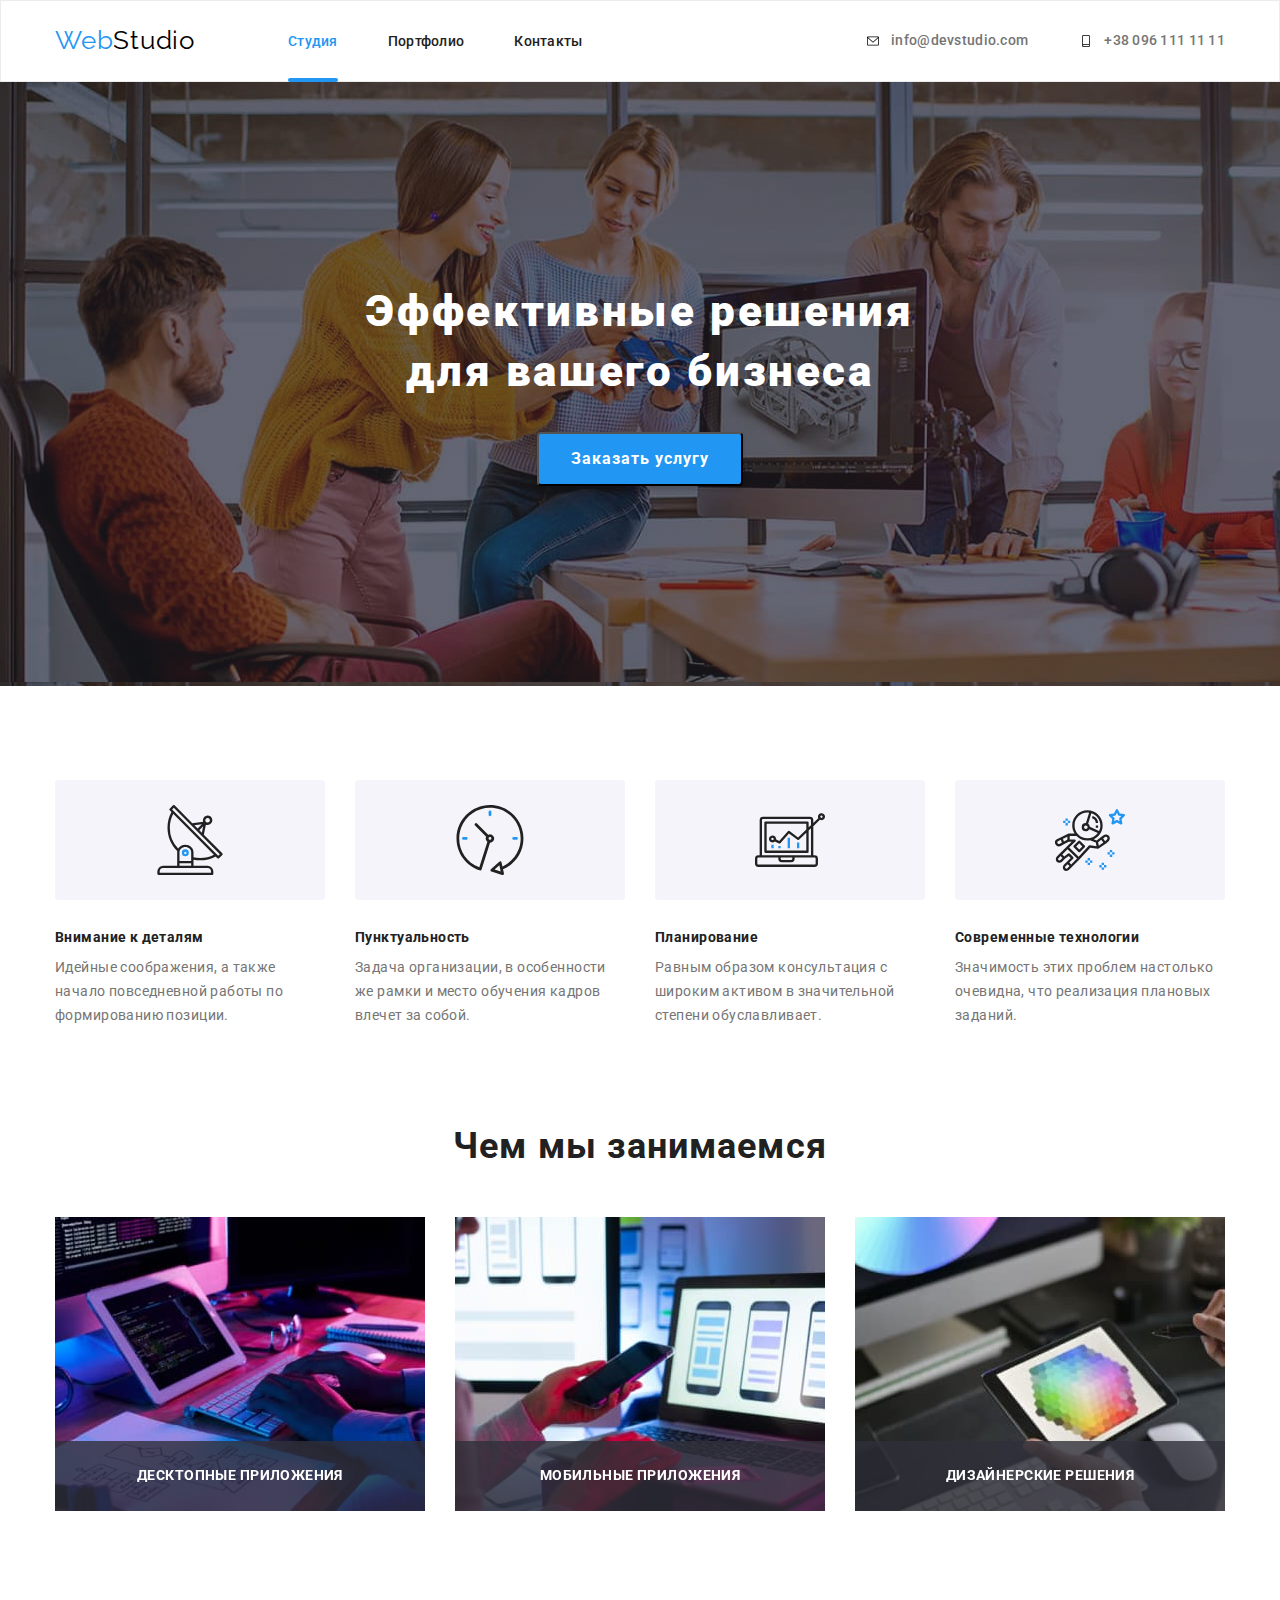
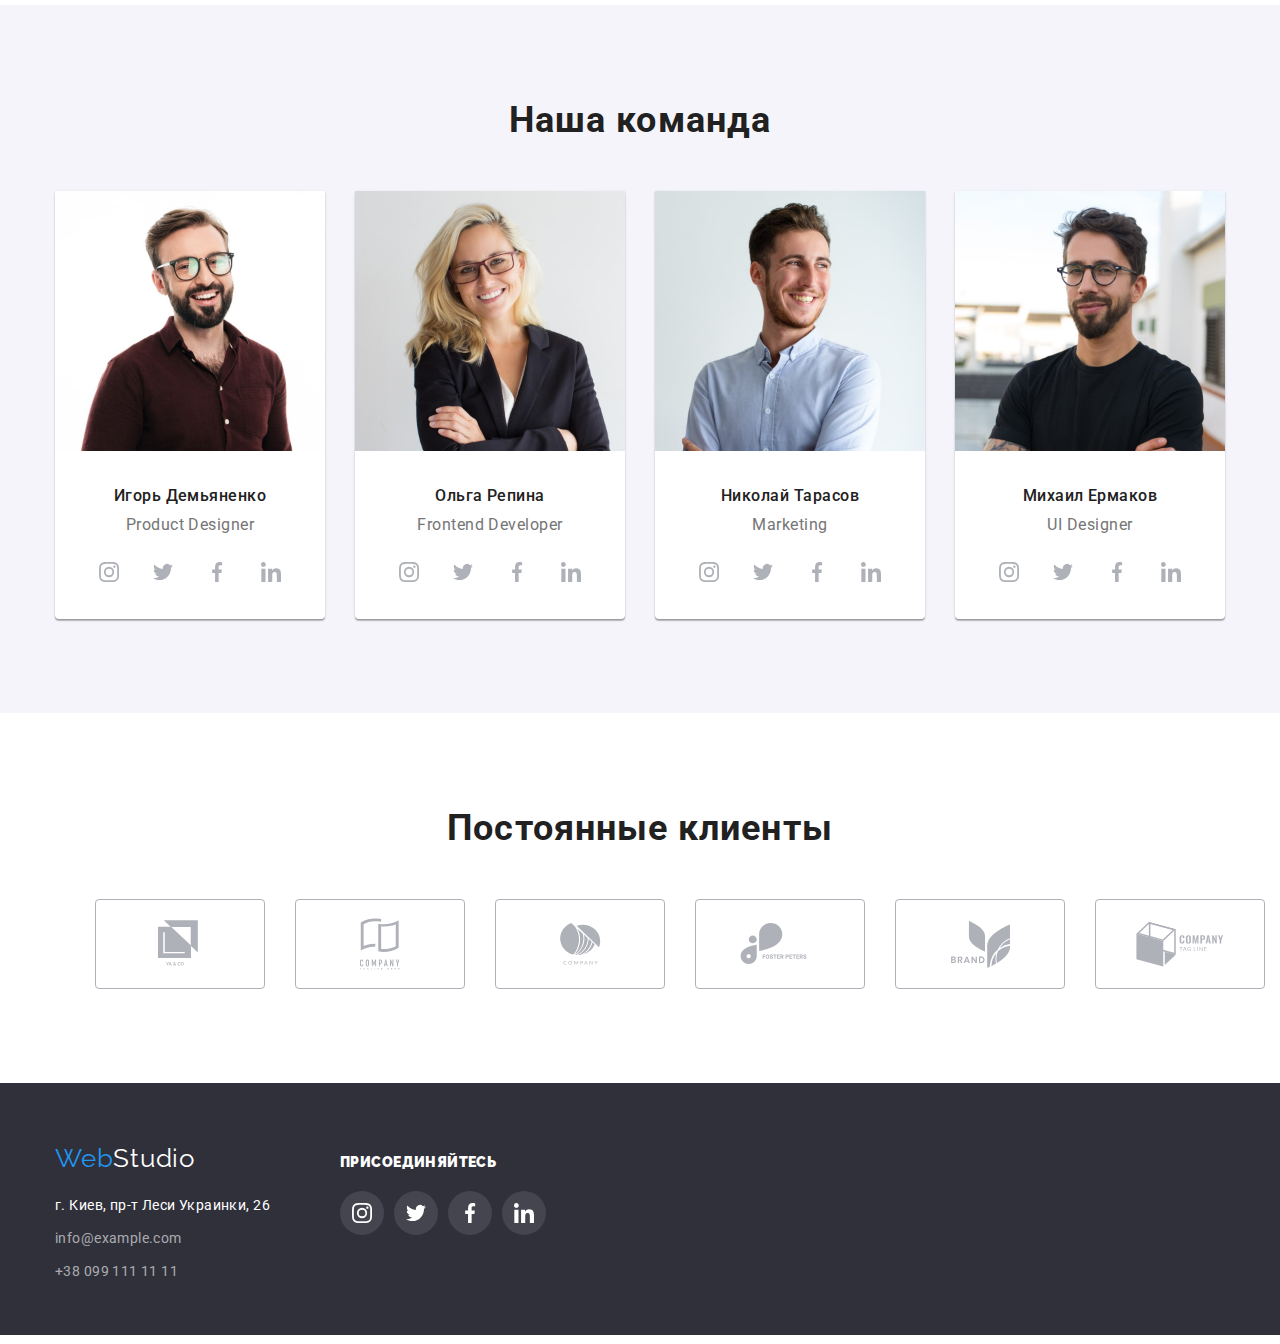
<file: index.html>
<!DOCTYPE html>
<html lang="ru">
  <head>
    <meta charset="UTF-8" />
    <meta name="viewport" content="width=device-width, initial-scale=1.0" />
    <title>Студия</title>
    <link
      href="https://fonts.googleapis.com/css2?family=Raleway:wght@700&family=Roboto:wght@400;500;700&display=swap"
      rel="stylesheet"
    />
    <link
      rel="stylesheet"
      href="https://cdnjs.cloudflare.com/ajax/libs/modern-normalize/0.7.0/modern-normalize.min.css"
    />
    <link rel="stylesheet" href="./CSS/styles.css" />
  </head>

  <body>
    <!-- Шапка -->
    <header class="page-header">
      <div class="header-flex container">
        <a href="/" class="logo"><span class="web-color">Web</span>Studio</a>
        <nav>
          <ul class="site-nav list">
            <li class="item">
              <a href="index.html" class="current">Студия</a>
            </li>
            <li class="item"><a href="portfolio.html">Портфолио</a></li>
            <li class="item"><a href="">Контакты</a></li>
          </ul>
        </nav>

        <!-- <div class="container"> -->
        <ul class="address-header list">
          <li class="item">
            <div class="mail-tell">
              <a href="mailto:info@devstudio.com">
                <svg class="address-header-icon">
                  <use
                    href="./images/symbol-defs.svg#icon-address-header-envelop"
                  ></use>
                </svg>
                <span class="mail-text">info@devstudio.com</span></a
              >
            </div>
          </li>
          <li class="item">
            <div class="mail-tell">
              <a href="tel:+380961111111"
                ><svg class="address-header-icon">
                  <use
                    href="./images/symbol-defs.svg#icon-address-header-smartphone"
                  ></use>
                </svg>
                +38 096 111 11 11</a
              >
            </div>
          </li>
        </ul>
      </div>
    </header>

    <!-- Уникальный контент страницы -->
    <main>
      <!-- Баннер -->
      <section class="hero overlay">
        <div class="container">
          <h1 class="hero-title">
            Эффективные решения <br />
            для вашего бизнеса
          </h1>
          <p class="button-container">
            <button class="button" data-modal-open>
              <span class="button-text">Заказать услугу</span>
            </button>
          </p>
        </div>
      </section>

      <!-- Особенности -->
      <section class="feature-section">
        <div class="container">
          <!-- <h2 class="section-title">Особенности</h2> -->
          <ul class="feature-list list">
            <li class="item">
              <div class="feature-icon-area">
                <svg class="feature-icons">
                  <use
                    href="./images/symbol-defs.svg#icon-feature-antena-1"
                  ></use>
                </svg>
              </div>
              <h3 class="title">Внимание к деталям</h3>
              <p class="desc">
                Идейные соображения, а также начало повседневной работы по
                формированию позиции.
              </p>
            </li>
            <li class="item">
              <div class="feature-icon-area">
                <svg class="feature-icons">
                  <use
                    href="./images/symbol-defs.svg#icon-feature-clock-2"
                  ></use>
                </svg>
              </div>
              <h3 class="title">Пунктуальность</h3>
              <p class="desc">
                Задача организации, в особенности же рамки и место обучения
                кадров влечет за собой.
              </p>
            </li>
            <li class="item">
              <div class="feature-icon-area">
                <svg class="feature-icons">
                  <use
                    href="./images/symbol-defs.svg#icon-feature-diagram-3"
                  ></use>
                </svg>
              </div>
              <h3 class="title">Планирование</h3>
              <p class="desc">
                Равным образом консультация с широким активом в значительной
                степени обуславливает.
              </p>
            </li>
            <li class="item">
              <div class="feature-icon-area">
                <svg class="feature-icons">
                  <use
                    href="./images/symbol-defs.svg#icon-feature-astronaut-4"
                  ></use>
                </svg>
              </div>
              <h3 class="title">Современные технологии</h3>
              <p class="desc">
                Значимость этих проблем настолько очевидна, что реализация
                плановых заданий.
              </p>
            </li>
          </ul>
        </div>
      </section>

      <!-- Чем мы занимаемся -->
      <section class="work-section">
        <div class="container">
          <h2 class="work-title">Чем мы занимаемся</h2>

          <ul class="work-list list">
            <li class="item">
              <img
                src="./images/what-are-we-doing-1.jpg"
                alt="Руки пишущие код"
                width="370"
                class="item-img list"
              />
              <div class="box">
                <p class="desc">Десктопные приложения</p>
              </div>
            </li>
            <li class="item">
              <img
                src="./images/what-are-we-doing-2.jpg"
                alt="Тестируют мобильную версию"
                width="370"
                class="item-img list"
              />
              <div class="box">
                <p class="desc">Мобильные приложения</p>
              </div>
            </li>
            <li class="item">
              <img
                src="./images/what-are-we-doing-3.jpg"
                alt="Дизайнер рисует на планшете"
                width="370"
                class="item-img list"
              />
              <div class="box">
                <p class="desc">Дизайнерские решения</p>
              </div>
            </li>
          </ul>
        </div>
      </section>

      <!-- Наша команда -->
      <section class="team-section">
        <div class="container">
          <h2 class="team-title">Наша команда</h2>
          <ul class="team-list list">
            <li class="item-box">
              <img
                src="./images/our-team-1.jpg"
                alt="Мужчина в очках с бородой"
                width="270"
                class="team-img"
              />
              <h3 class="title">Игорь Демьяненко</h3>
              <p class="desc">Product Designer</p>
              <ul class="social-links">
                <li>
                  <a href="" class="link-item">
                    <svg class="icon-item">
                      <use
                        href="./images/symbol-defs.svg#icon-team-insta-1"
                      ></use>
                    </svg>
                  </a>
                </li>
                <li>
                  <a href="" class="link-item">
                    <svg class="icon-item">
                      <use
                        href="./images/symbol-defs.svg#icon-team-twitter-2"
                      ></use>
                    </svg>
                  </a>
                </li>
                <li>
                  <a href="" class="link-item">
                    <svg class="icon-item">
                      <use
                        href="./images/symbol-defs.svg#icon-team-facebook-3"
                      ></use>
                    </svg>
                  </a>
                </li>
                <li>
                  <a href="" class="link-item">
                    <svg class="icon-item">
                      <use
                        href="./images/symbol-defs.svg#icon-team-linkedin-4"
                      ></use>
                    </svg>
                  </a>
                </li>
              </ul>
            </li>

            <li class="item-box">
              <img
                src="./images/our-team-2.jpg"
                alt="Улыбающаяся блондинка в очках и в черном пиджаке"
                width="270"
                class="team-img"
              />
              <h3 class="title">Ольга Репина</h3>
              <p class="desc">Frontend Developer</p>
              <ul class="social-links">
                <li>
                  <a href="" class="link-item">
                    <svg class="icon-item">
                      <use
                        href="./images/symbol-defs.svg#icon-team-insta-1"
                      ></use>
                    </svg>
                  </a>
                </li>
                <li>
                  <a href="" class="link-item">
                    <svg class="icon-item">
                      <use
                        href="./images/symbol-defs.svg#icon-team-twitter-2"
                      ></use>
                    </svg>
                  </a>
                </li>
                <li>
                  <a href="" class="link-item">
                    <svg class="icon-item">
                      <use
                        href="./images/symbol-defs.svg#icon-team-facebook-3"
                      ></use>
                    </svg>
                  </a>
                </li>
                <li>
                  <a href="" class="link-item">
                    <svg class="icon-item">
                      <use
                        href="./images/symbol-defs.svg#icon-team-linkedin-4"
                      ></use>
                    </svg>
                  </a>
                </li>
              </ul>
            </li>

            <li class="item-box">
              <img
                src="./images/our-team-3.jpg"
                alt="Улыбающийся парень в белой рубашке"
                width="270"
                class="team-img"
              />
              <h3 class="title">Николай Тарасов</h3>
              <p class="desc">Marketing</p>
              <ul class="social-links">
                <li>
                  <a href="" class="link-item">
                    <svg class="icon-item">
                      <use
                        href="./images/symbol-defs.svg#icon-team-insta-1"
                      ></use>
                    </svg>
                  </a>
                </li>
                <li>
                  <a href="" class="link-item">
                    <svg class="icon-item">
                      <use
                        href="./images/symbol-defs.svg#icon-team-twitter-2"
                      ></use>
                    </svg>
                  </a>
                </li>
                <li>
                  <a href="" class="link-item">
                    <svg class="icon-item">
                      <use
                        href="./images/symbol-defs.svg#icon-team-facebook-3"
                      ></use>
                    </svg>
                  </a>
                </li>
                <li>
                  <a href="" class="link-item">
                    <svg class="icon-item">
                      <use
                        href="./images/symbol-defs.svg#icon-team-linkedin-4"
                      ></use>
                    </svg>
                  </a>
                </li>
              </ul>
            </li>

            <li class="item-box">
              <img
                src="./images/our-team-4.jpg"
                alt="Мужчина в круглых очках и черной футболке"
                width="270"
                class="team-img"
              />
              <h3 class="title">Михаил Ермаков</h3>
              <p class="desc">UI Designer</p>
              <ul class="social-links">
                <li>
                  <a href="" class="link-item">
                    <svg class="icon-item">
                      <use
                        href="./images/symbol-defs.svg#icon-team-insta-1"
                      ></use>
                    </svg>
                  </a>
                </li>
                <li>
                  <a href="" class="link-item">
                    <svg class="icon-item">
                      <use
                        href="./images/symbol-defs.svg#icon-team-twitter-2"
                      ></use>
                    </svg>
                  </a>
                </li>
                <li>
                  <a href="" class="link-item">
                    <svg class="icon-item">
                      <use
                        href="./images/symbol-defs.svg#icon-team-facebook-3"
                      ></use>
                    </svg>
                  </a>
                </li>
                <li>
                  <a href="" class="link-item">
                    <svg class="icon-item">
                      <use
                        href="./images/symbol-defs.svg#icon-team-linkedin-4"
                      ></use>
                    </svg>
                  </a>
                </li>
              </ul>
            </li>
          </ul>
        </div>
      </section>

      <!-- Постоянные клиенты -->
      <section class="clients container">
        <h2 class="clients-title">Постоянные клиенты</h2>
        <ul class="clients-list">
          <li>
            <a href="" class="link-item">
              <svg class="icon-item" width="44" height="49">
                <use href="./images/symbol-defs-clients.svg#icon-logo-1"></use>
              </svg>
            </a>
          </li>
          <li>
            <a href="" class="link-item">
              <svg class="icon-item" width="40" height="52">
                <use href="./images/symbol-defs-clients.svg#icon-logo-2"></use>
              </svg>
            </a>
          </li>
          <li>
            <a href="" class="link-item">
              <svg class="icon-item" width="41" height="42">
                <use href="./images/symbol-defs-clients.svg#icon-logo-3"></use>
              </svg>
            </a>
          </li>
          <li>
            <a href="" class="link-item">
              <svg class="icon-item" width="80" height="42">
                <use href="./images/symbol-defs-clients.svg#icon-logo-4"></use>
              </svg>
            </a>
          </li>
          <li>
            <a href="" class="link-item">
              <svg class="icon-item" width="59" height="47">
                <use href="./images/symbol-defs-clients.svg#icon-logo-5"></use>
              </svg>
            </a>
          </li>
          <li>
            <a href="" class="link-item">
              <svg class="icon-item" width="88" height="45">
                <use href="./images/symbol-defs-clients.svg#icon-logo-6"></use>
              </svg>
            </a>
          </li>
        </ul>
      </section>
    </main>

    <!-- Подвал -->
    <footer class="footer">
      <!-- Лого и адресс -->
      <div class="container">
        <div class="footer-logo-container">
          <div class="logo-address">
            <div class="logo">
              <a href="/"
                ><span class="web-color">Web</span
                ><span class="studio-color">Studio</span></a
              >
            </div>

            <address class="text">
              <span class="map">г. Киев, пр-т Леси Украинки, 26 </span><br />
              <span class="address">
                <span class="mail-address-container"> info@example.com</span
                ><br />
                +38 099 111 11 11
              </span>
            </address>
          </div>

          <div class="footer-social">
            <b class="offer">присоединяйтесь</b>
            <ul class="footer-social-list">
              <li>
                <a href="" class="link-item">
                  <svg class="icon-item">
                    <use
                      href="./images/symbol-defs.svg#icon-footer-instagram-1"
                    ></use>
                  </svg>
                </a>
              </li>
              <li>
                <a href="" class="link-item">
                  <svg class="icon-item">
                    <use
                      href="./images/symbol-defs.svg#icon-footer-twitter-2"
                    ></use>
                  </svg>
                </a>
              </li>
              <li>
                <a href="" class="link-item">
                  <svg class="icon-item">
                    <use
                      href="./images/symbol-defs.svg#icon-footer-facebook-3"
                    ></use>
                  </svg>
                </a>
              </li>
              <li>
                <a href="" class="link-item">
                  <svg class="icon-item">
                    <use
                      href="./images/symbol-defs.svg#icon-footer-linkedin-4"
                    ></use>
                  </svg>
                </a>
              </li>
            </ul>
          </div>
        </div>
      </div>
    </footer>

    <div class="backdrop is-hidden" data-modal>
      <div class="modal">
        <svg
          width="30"
          height="30"
          fill="none"
          xmlns="http://www.w3.org/2000/svg"
          class="icon-close"
          data-modal-close
        >
          <circle cx="15" cy="15" r="15" fill="#fff" />
          <circle cx="15" cy="15" r="14.5" stroke="#000" stroke-opacity=".1" />
          <path
            d="M21 10.108L19.892 9 15.5 13.392 11.108 9 10 10.108l4.392 4.392L10 18.892 11.108 20l4.392-4.392L19.892 20 21 18.892 16.608 14.5 21 10.108z"
            fill="#000"
          />
        </svg>
      </div>
    </div>

    <script src="./js/modal.js"></script>
  </body>
</html>
</file>
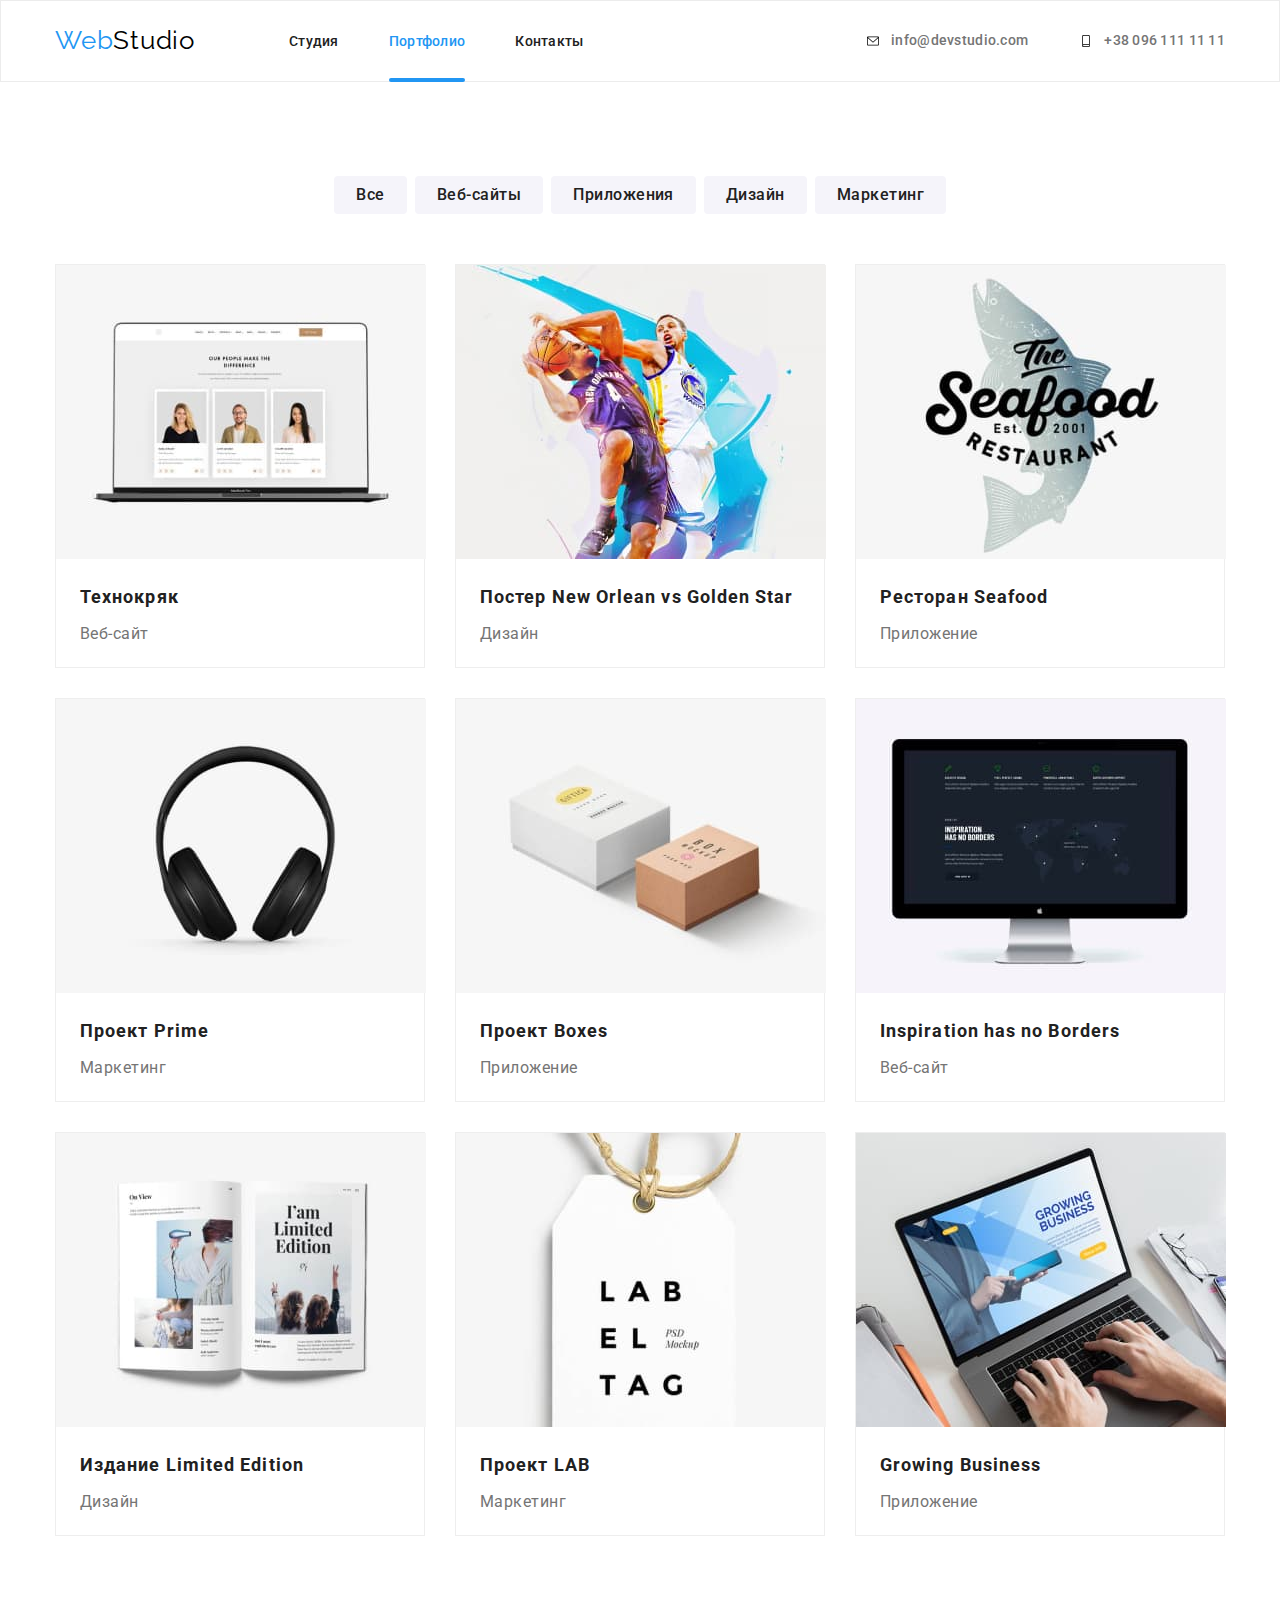
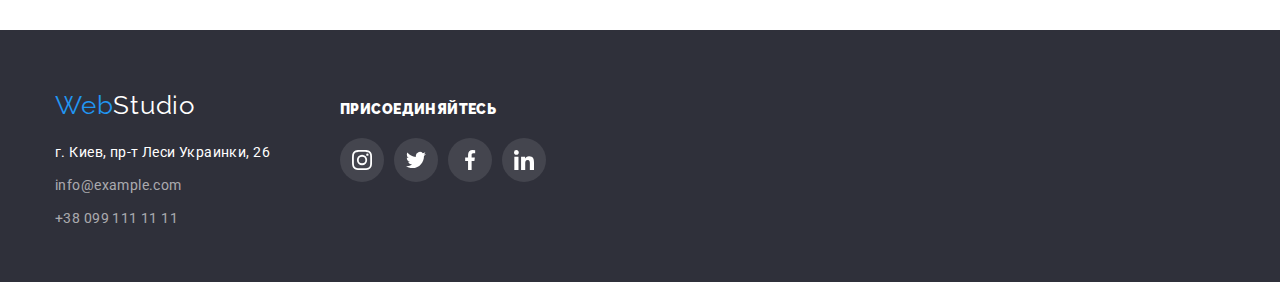
<file: portfolio.html>
<!DOCTYPE html>
<html lang="ru">
  <head>
    <meta charset="UTF-8" />
    <meta name="viewport" content="width=device-width, initial-scale=1.0" />
    <title>Портфолио</title>
    <link
      rel="stylesheet"
      href="https://fonts.googleapis.com/css2?family=Raleway:wght@700&family=Roboto:wght@400;500;700&display=swap"
    />
    <link
      rel="stylesheet"
      href="https://cdnjs.cloudflare.com/ajax/libs/modern-normalize/0.7.0/modern-normalize.min.css"
    />
    <link rel="stylesheet" href="./CSS/portfolio.css" />
  </head>

  <body>
    <!-- Шапка -->
    <header class="page-header">
      <div class="header-flex container">
        <a href="/" class="logo"><span class="web-color">Web</span>Studio</a>
        <nav>
          <ul class="site-nav list">
            <li class="item">
              <a href="index.html">Студия</a>
            </li>
            <li class="item">
              <a href="portfolio.html" class="current">Портфолио</a>
            </li>
            <li class="item"><a href="">Контакты</a></li>
          </ul>
        </nav>

        <!-- <div class="container"> -->
        <ul class="address-header list">
          <li class="item">
            <div class="mail-tell">
              <a href="mailto:info@devstudio.com">
                <svg class="address-header-icon">
                  <use
                    href="./images/symbol-defs.svg#icon-address-header-envelop"
                  ></use>
                </svg>
                <span class="mail-text">info@devstudio.com</span></a
              >
            </div>
          </li>
          <li class="item">
            <div class="mail-tell">
              <a href="tel:+380961111111"
                ><svg class="address-header-icon">
                  <use
                    href="./images/symbol-defs.svg#icon-address-header-smartphone"
                  ></use>
                </svg>
                +38 096 111 11 11</a
              >
            </div>
          </li>
        </ul>
      </div>
    </header>

    <!-- Уникальный контент страницы -->
    <main>
      <!-- Портфолио -->
      <section class="project-section">
        <div class="container">
          <!-- <h1 class="project-title-container">Проекты</h1> -->

          <!-- Фильтры -->
          <div class="buttons-container">
            <ul class="filters-list list">
              <li class="item"><button type="button">Все</button></li>
              <li class="item"><button type="button">Веб-сайты</button></li>
              <li class="item"><button type="button">Приложения</button></li>
              <li class="item"><button type="button">Дизайн</button></li>
              <li class="item"><button type="button">Маркетинг</button></li>
            </ul>
          </div>

          <!-- Проекты -->
          <ul class="project-list list">
            <li class="item">
              <a href="">
                <div class="project-list-img">
                  <img
                    src="./images/project-1.jpg"
                    alt="Ноутбук, на экране три карточки с портретами людей"
                    width="370"
                  />
                  <div class="text-overlay">
                      Технокряк это современная площадка распространения
                      коронавируса. Компании используют эту платформу для
                      цифрового шпионажа и атак на защищённые сервера
                      конкурентов.
                  </div>
                </div>
                <h2 class="title">Технокряк</h2>
                <p class="desc">Веб-сайт</p>
              </a>
            </li>
            <li class="item">
              <a href="">
                <div class="project-list-img">
                  <img
                    src="./images/project-2.jpg"
                    alt="Ноутбук, на экране три карточки с портретами людей"
                    width="370"
                  />
                  <div class="text-overlay">
                      Технокряк это современная площадка распространения
                      коронавируса. Компании используют эту платформу для
                      цифрового шпионажа и атак на защищённые сервера
                      конкурентов.
                  </div>
                </div>
                <h2 class="title">Постер New Orlean vs Golden Star</h2>
                <p class="desc">Дизайн</p>
              </a>
            </li>
            <li class="item">
              <a href="">
                <div class="project-list-img">
                  <img
                    src="./images/project-3.jpg"
                    alt="Ноутбук, на экране три карточки с портретами людей"
                    width="370"
                  />
                  <div class="text-overlay">
                      Технокряк это современная площадка распространения
                      коронавируса. Компании используют эту платформу для
                      цифрового шпионажа и атак на защищённые сервера
                      конкурентов.
                  </div>
                </div>
                <h2 class="title">Ресторан Seafood</h2>
                <p class="desc">Приложение</p>
              </a>
            </li>
            <li class="item">
              <a href="">
               <div class="project-list-img">
                  <img
                    src="./images/project-4.jpg"
                    alt="Ноутбук, на экране три карточки с портретами людей"
                    width="370"
                  />
                  <div class="text-overlay">
                      Технокряк это современная площадка распространения
                      коронавируса. Компании используют эту платформу для
                      цифрового шпионажа и атак на защищённые сервера
                      конкурентов.
                  </div>
                </div>
                <h2 class="title">Проект Prime</h2>
                <p class="desc">Маркетинг</p>
              </a>
            </li>
            <li class="item">
              <a href="">
                <div class="project-list-img">
                  <img
                    src="./images/project-5.jpg"
                    alt="Ноутбук, на экране три карточки с портретами людей"
                    width="370"
                  />
                  <div class="text-overlay">
                      Технокряк это современная площадка распространения
                      коронавируса. Компании используют эту платформу для
                      цифрового шпионажа и атак на защищённые сервера
                      конкурентов.
                  </div>
                </div>
                <h2 class="title">Проект Boxes</h2>
                <p class="desc">Приложение</p>
              </a>
            </li>
            <li class="item">
              <div class="project-list-img">
                  <img
                    src="./images/project-6.jpg"
                    alt="Ноутбук, на экране три карточки с портретами людей"
                    width="370"
                  />
                  <div class="text-overlay">
                      Технокряк это современная площадка распространения
                      коронавируса. Компании используют эту платформу для
                      цифрового шпионажа и атак на защищённые сервера
                      конкурентов.
                  </div>
                </div>
                <h2 class="title">Inspiration has no Borders</h2>
                <p class="desc">Веб-сайт</p>
              </a>
            </li>
            <li class="item">
              <a href="">
                <div class="project-list-img">
                  <img
                    src="./images/project-7.jpg"
                    alt="Ноутбук, на экране три карточки с портретами людей"
                    width="370"
                  />
                  <div class="text-overlay">
                      Технокряк это современная площадка распространения
                      коронавируса. Компании используют эту платформу для
                      цифрового шпионажа и атак на защищённые сервера
                      конкурентов.
                  </div>
                </div>
                <h2 class="title">Издание Limited Edition</h2>
                <p class="desc">Дизайн</p>
              </a>
            </li>
            <li class="item">
              <a href="">
                <div class="project-list-img">
                  <img
                    src="./images/project-8.jpg"
                    alt="Ноутбук, на экране три карточки с портретами людей"
                    width="370"
                  />
                  <div class="text-overlay">
                      Технокряк это современная площадка распространения
                      коронавируса. Компании используют эту платформу для
                      цифрового шпионажа и атак на защищённые сервера
                      конкурентов.
                  </div>
                </div>
                <h2 class="title">Проект LAB</h2>
                <p class="desc">Маркетинг</p>
              </a>
            </li>
            <li class="item">
              <a href="">
                <div class="project-list-img">
                  <img
                    src="./images/project-9.jpg"
                    alt="Ноутбук, на экране три карточки с портретами людей"
                    width="370"
                  />
                  <div class="text-overlay">
                      Технокряк это современная площадка распространения
                      коронавируса. Компании используют эту платформу для
                      цифрового шпионажа и атак на защищённые сервера
                      конкурентов.
                  </div>
                </div>
                <h2 class="title">Growing Business</h2>
                <p class="desc">Приложение</p>
              </a>
            </li>
          </ul>
        </div>
      </section>
    </main>

    <!-- Подвал -->
    <footer class="footer">
      <!-- Лого и адресс -->
      <div class="container">
        <div class="footer-logo-container">
          <div class="logo-address">
            <div class="logo">
              <a href="/"
                ><span class="web-color">Web</span
                ><span class="studio-color">Studio</span></a
              >
            </div>

            <address class="text">
              <span class="map">г. Киев, пр-т Леси Украинки, 26 </span><br />
              <span class="address">
                <span class="mail-address-container"> info@example.com</span
                ><br />
                +38 099 111 11 11
              </span>
            </address>
          </div>

          <div class="footer-social">
            <b class="offer">присоединяйтесь</b>
            <ul class="footer-social-list">
              <li>
                <a href="" class="link-item">
                  <svg class="icon-item">
                    <use
                      href="./images/symbol-defs.svg#icon-footer-instagram-1"
                    ></use>
                  </svg>
                </a>
              </li>
              <li>
                <a href="" class="link-item">
                  <svg class="icon-item">
                    <use
                      href="./images/symbol-defs.svg#icon-footer-twitter-2"
                    ></use>
                  </svg>
                </a>
              </li>
              <li>
                <a href="" class="link-item">
                  <svg class="icon-item">
                    <use
                      href="./images/symbol-defs.svg#icon-footer-facebook-3"
                    ></use>
                  </svg>
                </a>
              </li>
              <li>
                <a href="" class="link-item">
                  <svg class="icon-item">
                    <use
                      href="./images/symbol-defs.svg#icon-footer-linkedin-4"
                    ></use>
                  </svg>
                </a>
              </li>
            </ul>
          </div>
        </div>
      </div>
    </footer>
  </body>
</html>
</file>
<file: CSS/styles.css>
:root {
  --nav-text-color: #212121;
  --title-text-color: #212121;
  --accent-color: #2196f3;
  --description-text-color: #757575;
}

body {
  background-color: #ffffff;

  font-family: Roboto, sans-serif;
}

/* Утилиты */
.list {
  list-style: none;
  padding: 0px;
  margin: 0px;
}

.container {
  margin-left: auto;
  margin-right: auto;
  width: 1200px;
  padding-left: 15px;
  padding-right: 15px;

  background-color: #2f303af;
}

/* ШАПКА */

.page-header {
  /* height: 80px; */
  margin-top: 0px;
  margin-bottom: 0px;
  border: 1px solid #ececec;
}

.header-flex {
  display: flex;
  align-items: center;
  margin-top: 0px;

  height: 80px;
}

/* logo */
.logo {
  color: #000000;
  font-family: Raleway, sans-serif;
  font-size: 26px;
  line-height: 1.2;
  letter-spacing: 0.03em;
  text-decoration: none;
}

.web-color {
  color: var(--accent-color);
}

/* site-nav */
.site-nav {
  display: flex;
  margin-left: 93px;

  height: 82px;
}

.site-nav .item:not(:last-child) {
  margin-right: 50px;
}

.site-nav a {
  display: inline-block;
  padding-top: 34px;
  padding-bottom: 34px;

  /* height: 80px; */

  color: var(--nav-text-color);
  font-weight: 500;
  font-size: 14px;
  line-height: 1.14;
  letter-spacing: 0.02em;

  text-decoration: none;

  transition: color 250ms cubic-bezier(0.4, 0, 0.2, 1);
}

.site-nav .item {
  position: relative;
}

.site-nav a.current {
  color: var(--accent-color);
}

.site-nav a.current::after {
  display: block;

  position: absolute;
  left: 0;
  bottom: 0;

  content: '';
  width: 100%;
  height: 4px;
  background: #2196f3;
  border-radius: 2px;
}

.site-nav a:hover,
.site-nav a:focus {
  color: var(--accent-color);
}

/* address-header */
.address-header {
  display: flex;
  margin-left: auto;
}

/* .address-header .item {
  display: inline-flex;
  align-items: center;
  justify-items: center;
  padding: 0px;
  margin: 0px;
} */

.address-header .item:not(:last-child) {
  margin-right: 50px;
}

.address-header-icon {
  width: 16px;
  height: 12px;
  margin-right: 10px;
}

.address-header a {
  display: flex;
  padding-top: 34px;
  padding-bottom: 34px;

  color: #757575;
  font-weight: 500;
  font-size: 14px;
  line-height: 1.14;
  letter-spacing: 0.02em;

  align-items: center;

  text-decoration: none;

  transition: color 250ms cubic-bezier(0.4, 0, 0.2, 1),
    fill 250ms cubic-bezier(0.4, 0, 0.2, 1);
}

.address-header a:hover,
.address-header a:focus {
  color: var(--accent-color);
}

.address-header a:hover,
.address-header a:focus {
  fill: var(--accent-color);
}
/* цвет основного текста #212121; */
/* вторичный цвет текста #757575; */
/* белый #FFFFFF; */
/* акцент #2196F3; */
/* в футере адрес (тел/мыло) rgba(255, 255, 255, 0.6); */

/* баннер */
.hero {
  display: flex;
  background-color: #2f303a;

  margin-bottom: 94px;

  text-align: center;
  /* align-items: center; */
}

.overlay {
  max-width: 1600px;
  min-height: 600px;
  margin-right: auto;
  margin-left: auto;
  background-image: linear-gradient(
      rgba(47, 48, 58, 0.4),
      rgba(47, 48, 58, 0.4)
    ),
    url('../images/hero-img.jpg');
}

.hero-title,
.button {
  color: #ffffff;
}

.hero-title {
  height: 120px;
  margin-top: 0px;
  margin-top: 200px;
  margin-bottom: 30px;

  font-weight: 900;
  font-size: 44px;
  line-height: 1.36;
  letter-spacing: 0.06em;
}

.button {
  display: inline-block;
  min-height: 50px;
  border-radius: 4px;
  box-shadow: 0px 4px 4px rgba(0, 0, 0, 0.15);
  padding: 10px 32px;
  min-width: 200px;

  background-color: var(--accent-color);

  text-decoration: none;
}

.button-text {
  display: flex;
  align-items: center;
  text-align: center;

  font-weight: 700;
  font-size: 16px;
  line-height: 1.88;
  letter-spacing: 0.06em;

  color: #ffffff;
}

.button-container {
  margin-bottom: 200px;
  margin-top: 0px;
}

/* цвет заголовков секций */
.section-title {
  margin-top: 0px;
  margin-bottom: 0px;

  color: var(--title-text-color);
}

/* особенности */
.feature-section {
  margin-bottom: 94px;
  height: 251px;
}

.feature-list {
  display: flex;
  /* height: 251px; */
}

/* .feature-list .item {
  margin-bottom: 30px;
} */

.feature-list .item:not(:last-child) {
  margin-right: 30px;
}

.feature-icon-area {
  display: inline-flex;
  width: 270px;
  height: 120px;
  margin-bottom: 30px;
  background-color: #f5f4fa;
  border-radius: 4px;
  margin-left: 0px;
  align-items: center;
  justify-content: center;
}

.feature-icons {
  width: 70px;
  height: 70px;
}

.feature-list .title {
  margin-top: 0px;
  margin-bottom: 10px;

  color: var(--title-text-color);
  font-weight: 700;
  font-size: 14px;
  line-height: 1.14;
  letter-spacing: 0.03em;
}

.feature-list .desc {
  margin-top: 0px;
  margin-bottom: 0px;

  color: var(--description-text-color);
  font-weight: 400;
  font-size: 14px;
  line-height: 1.7;
  letter-spacing: 0.03em;
}

/* чем мы занимаемся */
.work-section {
  margin-bottom: 94px;
}

.work-list {
  display: flex;
}

.item-img {
  display: block;
}

.work-list .item:not(:last-child) {
  margin-right: 30px;
}

.work-list .item {
  display: inline-block;
  position: relative;
}

.work-list .box {
  display: flex;
  margin-top: 0px;
  margin-bottom: 0px;
  align-items: center;
  justify-content: center;

  position: absolute;
  left: 0;
  bottom: 0;

  width: 100%;
  height: 70px;
  background: rgba(47, 48, 58, 0.8);
  z-index: 3;
}

.box .desc {
  padding: 0px;
  margin: 0px;

  font-weight: 700;
  font-size: 14px;
  line-height: 1.14;
  text-align: center;
  letter-spacing: 0.03em;
  text-transform: uppercase;

  color: #ffffff;
}

.work-title {
  margin-top: 0px;
  margin-bottom: 50px;

  color: var(--title-text-color);
  font-weight: 700;
  font-size: 36px;
  line-height: 1.17;
  text-align: center;
  letter-spacing: 0.03em;
}

/* наша команда */

.team-section {
  height: 708px;
  margin-top: 0px;
  margin-bottom: 0px;
  padding-top: 94px;
  padding-bottom: 94px;

  background-color: #f5f4fa;
}

.team-list {
  display: flex;
}

.team-list .item-box {
  background: #ffffff;
  width: 270px;
  height: 428px;
  box-shadow: 0px 1px 3px rgba(0, 0, 0, 0.12), 0px 1px 1px rgba(0, 0, 0, 0.14),
    0px 2px 1px rgba(0, 0, 0, 0.2);
  border-radius: 0px 0px 4px 4px;
}

.team-list .item-box:not(:last-child) {
  margin-right: 30px;
}

.team-title {
  margin-top: 0px;
  margin-bottom: 50px;

  color: var(--title-text-color);
  font-weight: 700;
  font-size: 36px;
  line-height: 1.17;
  text-align: center;
  letter-spacing: 0.03em;
}

.team-img {
  margin-bottom: 30px;
}

.team-list .title {
  margin-bottom: 10px;
  margin-top: 0px;

  color: var(--title-text-color);
  font-weight: 500;
  font-size: 16px;
  line-height: 1.19;
  text-align: center;
  letter-spacing: 0.03em;
}

.team-list .desc {
  margin-top: 0px;
  margin-bottom: 16px;

  color: var(--description-text-color);
  font-weight: 400;
  font-size: 16px;
  line-height: 19px;
  text-align: center;
  letter-spacing: 0.03em;
}

.social-links {
  display: flex;
  width: 206px;
  list-style: none;
  border: none;
  padding: 0px;
  margin-left: 32px;
  margin-right: 32px;
  margin-bottom: 30px;
}

.social-links .link-item {
  display: flex;
  width: 44px;
  height: 44px;
  align-items: center;
  justify-content: center;
  border-radius: 50%;
  fill: #afb1b8;

  transition: background-color 250ms cubic-bezier(0.4, 0, 0.2, 1),
    fill 250ms cubic-bezier(0.4, 0, 0.2, 1);
}

.link-item:hover,
.link-item:focus {
  background-color: #2196f3;
  fill: #ffffff;
}

.social-links li:not(:last-child) {
  margin-right: 10px;
}

.social-links .icon-item {
  width: 20px;
  height: 20px;
}

/* Постоянные клиенты */

.clients {
  padding-top: 94px;
  padding-bottom: 94px;
}

.clients-title {
  padding-top: 0px;
  padding-bottom: 0px;
  margin-top: 0px;
  margin-bottom: 50px;

  color: #212121;
  font-weight: 700;
  font-size: 36px;
  line-height: 1.17;
  text-align: center;
  letter-spacing: 0.03em;
}

.clients-list {
  display: flex;
  list-style: none;
  margin-top: 0px;
  margin-bottom: 0px;
}

.clients-list .link-item {
  display: flex;
  margin: 0px;
  padding: 0px;
  align-items: center;
  justify-content: center;

  width: 170px;
  height: 90px;

  border: 1px solid #afb1b8;
  border-radius: 4px;

  fill: #afb1b8;

  transition: background-color 250ms cubic-bezier(0.4, 0, 0.2, 1),
    fill 250ms cubic-bezier(0.4, 0, 0.2, 1),
    border-color 250ms cubic-bezier(0.4, 0, 0.2, 1);
}

.clients-list .link-item:hover,
.clients-list .link-item:focus {
  background-color: #ffffff;
  fill: #2196f3;
  border-color: #2196f3;
}

.clients-list li:not(:last-child) {
  margin-right: 30px;
}

.clients-list .icon-item {
  display: inline-flex;
}

/* футер */
.footer {
  height: 252px;
  padding-top: 60px;
  padding-bottom: 60px;

  background-color: #2f303a;
}

.footer a {
  text-decoration: none;
}

.logo-address {
  margin-right: 70px;
}

.logo-address .logo {
  margin-bottom: 20px;
}

.footer-flex {
  display: flex;
}

.footer-logo-container {
  align-items: baseline;

  margin-bottom: 0px;
  margin-top: 0px;
  padding-top: 0px;
  padding-bottom: 0px;
  display: flex;
  width: 1170px;

  color: #000000;
  font-family: Raleway, sans-serif;
  font-size: 26px;
  line-height: 1.2;
  letter-spacing: 0.03em;
}

.studio-color {
  color: #ffffff;
}

.logo-adress .text {
  margin-bottom: 0px;
}

.text .map {
  display: inline-block;
  margin-top: 0px;
  margin-bottom: 9px;

  color: #ffffff;
}

.text .address {
  margin-top: 0px;
  margin-bottom: 0px;

  color: rgba(255, 255, 255, 0.6);
}

.mail-address-container {
  display: inline-block;
  margin-top: 0px;
  margin-bottom: 9px;
}

.tel-address-container {
  margin-top: 0px;
  margin-bottom: 0px;
}
.footer .text {
  /* display: inline-block; */
  margin-top: 0px;
  margin-bottom: 60px;

  font-family: Roboto;
  font-style: normal;
  font-weight: 400;
  font-size: 14px;
  line-height: 1.7;
  letter-spacing: 0.03em;
}

.footer-social {
  color: #ffffff;
  font-style: normal;
  font-weight: 700;
  font-size: 14px;
  line-height: 1.14;
  letter-spacing: 0.03em;
  text-transform: uppercase;
}

.footer-social .offer {
  display: inline-block;
  margin-bottom: 20px;
}

.footer-social-list {
  display: flex;
  margin: 0px;
  padding: 0px;
  list-style: none;
  align-items: center;
  justify-content: center;
}

.footer-social-list li:not(:last-child) {
  margin-right: 10px;
}

.footer-social-list .link-item {
  display: flex;
  width: 44px;
  height: 44px;
  align-items: center;
  justify-content: center;

  background: rgba(255, 255, 255, 0.1);
  border-radius: 50%;

  transition: background-color 250ms cubic-bezier(0.4, 0, 0.2, 1),
    fill 250ms cubic-bezier(0.4, 0, 0.2, 1),
    border-color 250ms cubic-bezier(0.4, 0, 0.2, 1);
}

.footer-social-list .icon-item {
  width: 20px;
  height: 20px;
}

.footer-social-list .link-item:hover,
.footer-social-list .link-item:focus {
  background-color: #2196f3;
  fill: #ffffff;
  border-color: #2196f3;
}

/* Модалка */
.backdrop {
  position: fixed;
  width: 100%;
  height: 100%;
  left: 0;
  bottom: 0;

  background: rgba(0, 0, 0, 0.2);
  /* z-index: 4; */

  opacity: 1;
  transition: opacity 250ms cubic-bezier(0.4, 0, 0.2, 1);
}

.backdrop.is-hidden {
  opacity: 0;
  pointer-events: none;
}

.backdrop.is-hidden .modal {
  transform: translate(-50%, -50%) scale(1.1);
}

.modal {
  position: absolute;
  /* z-index: 5; */
  top: 50%;
  left: 50%;
  transform: translate(-50%, -50%) scale(1);

  min-width: 528px;
  min-height: 581px;

  background: #ffffff;
  box-shadow: 0px 1px 3px rgba(0, 0, 0, 0.12), 0px 1px 1px rgba(0, 0, 0, 0.14),
    0px 2px 1px rgba(0, 0, 0, 0.2);
  border-radius: 4px;

  transition: transform 250ms cubic-bezier(0.4, 0, 0.2, 1);
}

.icon-close {
  position: absolute;
  top: 8px;
  right: 8px;
}
</file>
<file: CSS/portfolio.css>
/* html {
  box-sizing: border-box;
}

*,
*::before,
*::after {
  box-sizing: border-box;
} */

:root {
  --nav-text-color: #212121;
  --title-text-color: #212121;
  --accent-color: #2196f3;
  --description-text-color: #757575;
  --nav-filters-color: #212121;
}

body {
  background-color: #ffffff;

  font-family: Roboto, sans-serif;
}

.list {
  list-style: none;
  padding: 0px;
  margin: 0px;
}

/* ШАПКА */
.page-header {
  /* height: 80px; */
  margin-top: 0px;
  margin-bottom: 94px;
  border: 1px solid #ececec;
}

.container {
  margin-left: auto;
  margin-right: auto;
  width: 1200px;
  padding-left: 15px;
  padding-right: 15px;

  background-color: #2f303af;
}

.header-flex {
  display: flex;
  align-items: center;
  height: 80px;
}

/* logo */
.logo {
  color: #000000;
  font-family: Raleway, sans-serif;
  font-size: 26px;
  line-height: 1.2;
  letter-spacing: 0.03em;
  text-decoration: none;
}

.web-color {
  color: var(--accent-color);
}

/* site-nav */
.site-nav {
  display: flex;
  margin-left: 94px;

  height: 82px;
}

.site-nav .item:not(:last-child) {
  margin-right: 50px;
}

.site-nav a {
  display: block;
  padding-top: 34px;
  padding-bottom: 34px;

  color: var(--nav-text-color);
  font-weight: 500;
  font-size: 14px;
  line-height: 1.14;
  letter-spacing: 0.02em;

  text-decoration: none;

  transition: color 250ms cubic-bezier(0.4, 0, 0.2, 1);
}

.site-nav .item {
  position: relative;
}

.site-nav a.current {
  color: var(--accent-color);
}

.site-nav a.current::after {
  display: block;

  position: absolute;
  left: 0;
  bottom: 0;

  content: '';
  width: 100%;
  height: 4px;
  background: #2196f3;
  border-radius: 2px;
}

.site-nav a:hover,
.site-nav a:focus {
  color: var(--accent-color);
}

/* address-header */
.address-header {
  display: flex;
  margin-left: auto;
}

.address-header .item:not(:last-child) {
  margin-right: 50px;
}

.address-header-icon {
  width: 16px;
  height: 12px;
  margin-right: 10px;
}

.address-header a {
  display: flex;
  padding-top: 34px;
  padding-bottom: 34px;

  color: #757575;
  font-weight: 500;
  font-size: 14px;
  line-height: 1.14;
  letter-spacing: 0.02em;

  align-items: center;

  text-decoration: none;

  transition: color 250ms cubic-bezier(0.4, 0, 0.2, 1),
    fill 250ms cubic-bezier(0.4, 0, 0.2, 1);
}

.address-header a:hover,
.address-header a:focus {
  color: var(--accent-color);
}

.address-header a:hover,
.address-header a:focus {
  fill: var(--accent-color);
}

/* БОДИ */

.project-section {
  height: 1360px;

  margin-top: 0px;
  margin-bottom: 94px;
  padding-top: 0px;
  padding-block: 0px;
}

.project-title-container {
  margin-top: 0px;
  margin-bottom: 0px;
}

/* фильтры */
.filters-list {
  display: inline-flex;
  align-items: center;
}

.filters-list .item:not(:last-child) {
  margin-right: 8px;
}

.filters-list button {
  background-color: #f5f4fa;
  color: var(--nav-filters-color);

  font-weight: 500;
  font-size: 16px;
  line-height: 1.6;
  text-align: center;
  letter-spacing: 0.03em;

  border-radius: 4px;
  border: transparent;

  padding: 6px 22px;
  min-width: 73px;

  transition: color 250ms cubic-bezier(0.4, 0, 0.2, 1),
    background-color 250ms cubic-bezier(0.4, 0, 0.2, 1);
}

.filters-list button:hover,
.filters-list button:focus {
  color: #ffffff;
  background-color: var(--accent-color);
}

.buttons-container {
  height: 54px;
  margin-top: 0px;
  margin-bottom: 34px;
  text-align: center;
}

.button {
  padding: 6px 22px;
}

/* проекты */

.project-list {
  display: flex;
  flex-wrap: wrap;
}

.project-list .item {
  /* position: relative; */
  height: 404px;
  width: calc((100% - 2 * 30px) / 3);
  margin-right: 30px;
  margin-bottom: 30px;

  background: #ffffff;
  border: 1px solid #eeeeee;

  transition: box-shadow 250ms cubic-bezier(0.4, 0, 0.2, 1);
}

.project-list .item:hover {
  box-shadow: 0px 1px 1px rgba(0, 0, 0, 0.12), 0px 4px 4px rgba(0, 0, 0, 0.06),
    1px 4px 6px rgba(0, 0, 0, 0.16);
}

.project-list .item:nth-child(3n) {
  margin-right: 0px;
}

.project-list .item:nth-last-child(-n + 3) {
  margin-bottom: 0px;
}

.project-list .title {
  color: var(--title-text-color);

  font-weight: 700;
  font-size: 18px;
  line-height: 2;
  letter-spacing: 0.06em;

  margin-top: 0px;
  margin-bottom: 4px;
  padding-right: 24px;
  padding-left: 24px;
}

.project-list .desc {
  color: var(--description-text-color);

  font-weight: 400;
  font-size: 16px;
  line-height: 1.9;
  letter-spacing: 0.03em;

  margin-top: 0px;
  margin-bottom: 0px;
  padding-right: 24px;
  padding-left: 24px;
}

.project-list a {
  display: block;
  text-decoration: none;
  padding-bottom: 20px;
}

.project-list-img {
  position: relative;

  margin-top: 0px;
  margin-bottom: 20px;
  height: 294px;
}

.project-list-img:after {
  content: '';
  position: absolute;
  left: 0;
  bottom: 0;
  width: 100%;
  height: 100%;
  background: rgba(33, 150, 243, 0.9);

  opacity: 0;
  pointer-events: none;

  transform: translateY(100%);

  transition: opacity 250ms cubic-bezier(0.4, 0, 0.2, 1),
    transform 250ms cubic-bezier(0.4, 0, 0.2, 1);
}

.project-list .item:hover .project-list-img:after {
  opacity: 1;
  transform: translateY(0%);
}

.text-overlay {
  position: absolute;
  left: 0;
  bottom: 0;
  width: 100%;
  height: 100%;

  width: 322px;
  height: 168px;
  padding: 0px;
  margin: 63px 24px;

  font-weight: normal;
  font-size: 18px;
  line-height: 28px;
  letter-spacing: 0.03em;

  color: #ffffff;

  opacity: 0;
  z-index: 1;
  pointer-events: none;

  transform: translateY(100%);

  transition: opacity 250ms cubic-bezier(0.4, 0, 0.2, 1),
    transform 250ms cubic-bezier(0.4, 0, 0.2, 1);
}

.project-list .item:hover .text-overlay {
  opacity: 1;
  transform: translateY(0%);
}

/* футер */
.footer {
  height: 252px;
  padding-top: 60px;
  padding-bottom: 60px;

  background-color: #2f303a;
}

.footer a {
  text-decoration: none;
}

.logo-address {
  margin-right: 70px;
}

.logo-address .logo {
  margin-bottom: 20px;
}

.footer-flex {
  display: flex;
}

.footer-logo-container {
  align-items: baseline;

  margin-bottom: 0px;
  margin-top: 0px;
  padding-top: 0px;
  padding-bottom: 0px;
  display: flex;
  width: 1170px;

  color: #000000;
  font-family: Raleway, sans-serif;
  font-size: 26px;
  line-height: 1.2;
  letter-spacing: 0.03em;
}

.studio-color {
  color: #ffffff;
}

.logo-adress .text {
  margin-bottom: 0px;
}

.text .map {
  display: inline-block;
  margin-top: 0px;
  margin-bottom: 9px;

  color: #ffffff;
}

.text .address {
  margin-top: 0px;
  margin-bottom: 0px;

  color: rgba(255, 255, 255, 0.6);
}

.mail-address-container {
  display: inline-block;
  margin-top: 0px;
  margin-bottom: 9px;
}

.tel-address-container {
  margin-top: 0px;
  margin-bottom: 0px;
}
.footer .text {
  /* display: inline-block; */
  margin-top: 0px;
  margin-bottom: 60px;

  font-family: Roboto;
  font-style: normal;
  font-weight: 400;
  font-size: 14px;
  line-height: 1.7;
  letter-spacing: 0.03em;
}

.footer-social {
  color: #ffffff;
  font-style: normal;
  font-weight: 700;
  font-size: 14px;
  line-height: 1.14;
  letter-spacing: 0.03em;
  text-transform: uppercase;
}

.footer-social .offer {
  display: inline-block;
  margin-bottom: 20px;
}

.footer-social-list {
  display: flex;
  margin: 0px;
  padding: 0px;
  list-style: none;
  align-items: center;
  justify-content: center;
}

.footer-social-list li:not(:last-child) {
  margin-right: 10px;
}

.footer-social-list .link-item {
  display: flex;
  width: 44px;
  height: 44px;
  align-items: center;
  justify-content: center;

  background: rgba(255, 255, 255, 0.1);
  border-radius: 50%;

  transition: background-color 250ms cubic-bezier(0.4, 0, 0.2, 1),
    fill 250ms cubic-bezier(0.4, 0, 0.2, 1),
    border-color 250ms cubic-bezier(0.4, 0, 0.2, 1);
}

.footer-social-list .icon-item {
  width: 20px;
  height: 20px;
}

.footer-social-list .link-item:hover,
.footer-social-list .link-item:focus {
  background-color: #2196f3;
  fill: #ffffff;
  border-color: #2196f3;
}
</file>
